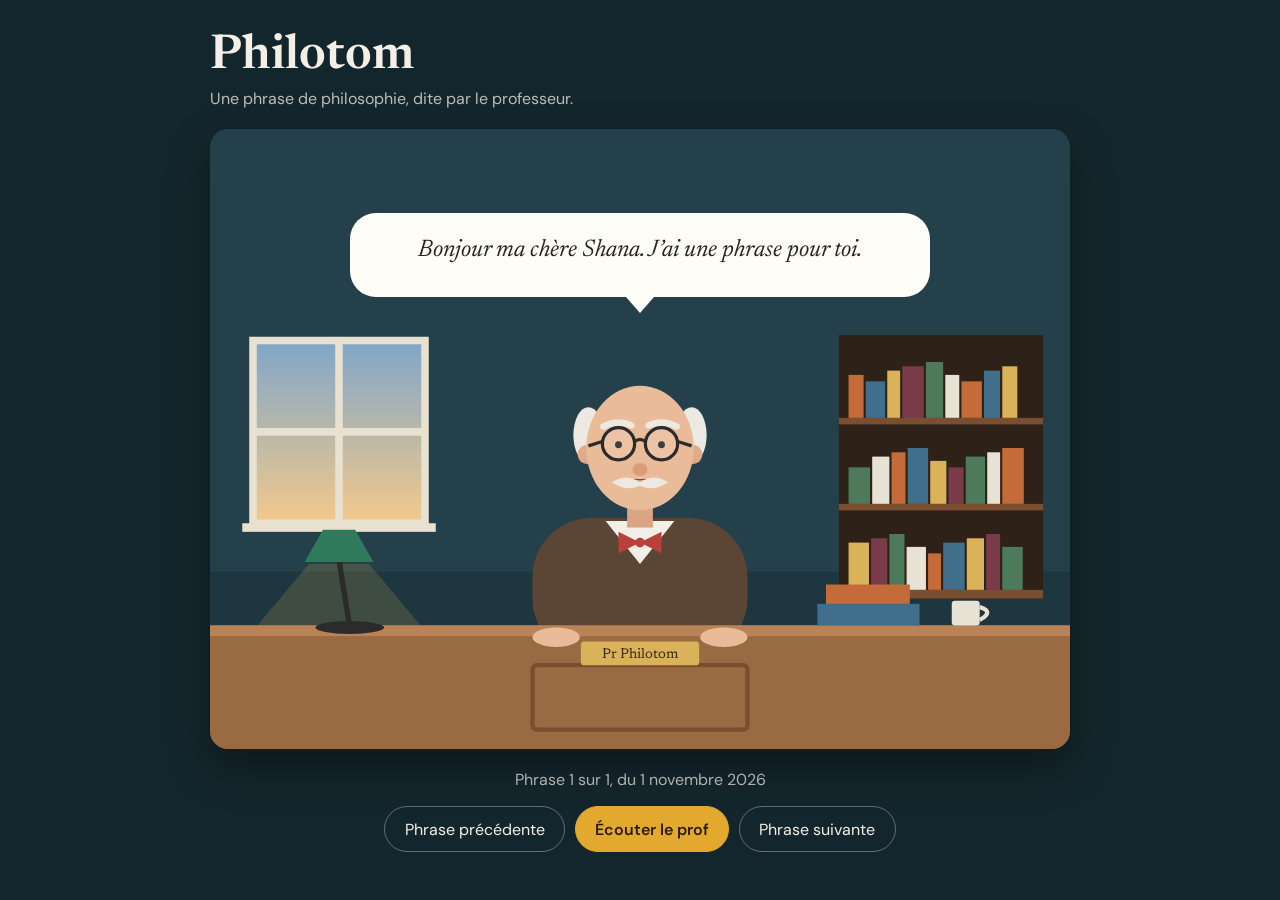
<file: philotom/index.html>
<!DOCTYPE html>
<html lang="fr">
<head>
  <meta charset="utf-8">
  <meta name="viewport" content="width=device-width, initial-scale=1">
  <title>Philotom</title>
  <link rel="preconnect" href="https://fonts.googleapis.com">
  <link rel="preconnect" href="https://fonts.gstatic.com" crossorigin>
  <link href="https://fonts.googleapis.com/css2?family=DM+Sans:wght@400;600&family=Newsreader:ital,wght@0,400;0,600;1,400&display=swap" rel="stylesheet">
  <link rel="stylesheet" href="style.css">
</head>
<body>
<main class="page">
  <header>
    <h1>Philotom</h1>
    <p class="sub">Une phrase de philosophie, dite par le professeur.</p>
  </header>

  <section class="stage" id="stage">
    <div class="bubble-zone">
      <div class="bubble" id="bubble">
        <p id="text">Bonjour ma chère Shana. J’ai une phrase pour toi.</p>
        <p id="author"></p>
      </div>
    </div>

    <svg class="scene" viewBox="0 0 800 400" role="img" aria-label="Un professeur de philosophie assis à son bureau">
      <defs>
        <linearGradient id="sky" x1="0" y1="0" x2="0" y2="1">
          <stop offset="0" stop-color="#7fa6c9"/>
          <stop offset="1" stop-color="#f3c98b"/>
        </linearGradient>
      </defs>

      <!-- Mur bas -->
      <rect x="0" y="235" width="800" height="165" fill="#1d3640"/>

      <!-- Fenêtre -->
      <rect x="40" y="20" width="160" height="170" fill="url(#sky)"/>
      <g stroke="#e9e1d0" stroke-width="7" fill="none">
        <rect x="40" y="20" width="160" height="170"/>
        <line x1="120" y1="20" x2="120" y2="190"/>
        <line x1="40" y1="105" x2="200" y2="105"/>
      </g>
      <rect x="30" y="190" width="180" height="8" fill="#e9e1d0"/>

      <!-- Bibliothèque -->
      <rect x="585" y="15" width="190" height="245" fill="#2e2118"/>
      <g id="books"></g>
      <g fill="#7a4f30">
        <rect x="585" y="92" width="190" height="6"/>
        <rect x="585" y="172" width="190" height="6"/>
        <rect x="585" y="252" width="190" height="8"/>
      </g>

      <!-- Lumière de la lampe -->
      <polygon points="92,228 148,228 200,290 40,290" fill="rgba(242,193,78,.16)"/>

      <!-- Corps -->
      <rect x="300" y="185" width="200" height="130" rx="55" fill="#5b4636"/>
      <polygon points="368,188 400,228 432,188" fill="#f1efe8"/>
      <g fill="#b9413a">
        <polygon points="400,208 380,198 380,218"/>
        <polygon points="400,208 420,198 420,218"/>
        <circle cx="400" cy="208" r="4.5"/>
      </g>
      <rect x="388" y="168" width="24" height="26" fill="#d9a583"/>

      <!-- Tête (groupe animé) -->
      <g id="head">
        <ellipse cx="352" cy="108" rx="14" ry="26" fill="#ece9e2"/>
        <ellipse cx="448" cy="108" rx="14" ry="26" fill="#ece9e2"/>
        <circle cx="351" cy="126" r="9" fill="#e0aa88"/>
        <circle cx="449" cy="126" r="9" fill="#e0aa88"/>
        <ellipse cx="400" cy="120" rx="50" ry="58" fill="#e9bb98"/>
        <g stroke="#ece9e2" stroke-width="6" stroke-linecap="round" fill="none">
          <path d="M366 100 Q380 93 392 99"/>
          <path d="M408 99 Q420 93 434 100"/>
        </g>
        <g id="eyes" fill="#222">
          <circle cx="380" cy="117" r="3.2"/>
          <circle cx="420" cy="117" r="3.2"/>
        </g>
        <g stroke="#2b2b2b" stroke-width="3" fill="rgba(255,255,255,.12)">
          <circle cx="380" cy="116" r="15"/>
          <circle cx="420" cy="116" r="15"/>
        </g>
        <g stroke="#2b2b2b" stroke-width="3" fill="none">
          <path d="M395 114 Q400 110 405 114"/>
          <path d="M365 114 L352 118"/>
          <path d="M435 114 L448 118"/>
        </g>
        <ellipse cx="400" cy="140" rx="7" ry="6" fill="#d89c78"/>
        <ellipse id="mouth" cx="400" cy="158" rx="13" ry="9" fill="#6b2020"/>
        <path d="M374 152 Q387 143 400 152 Q413 143 426 152 Q413 161 400 155 Q387 161 374 152 Z" fill="#ece9e2"/>
      </g>

      <!-- Bureau -->
      <rect x="0" y="285" width="800" height="115" fill="#9a6a43"/>
      <rect x="0" y="285" width="800" height="10" fill="#b98355"/>
      <rect x="300" y="322" width="200" height="60" rx="4" fill="none" stroke="#7a4f30" stroke-width="4"/>
      <ellipse cx="322" cy="296" rx="22" ry="9" fill="#e9bb98"/>
      <ellipse cx="478" cy="296" rx="22" ry="9" fill="#e9bb98"/>
      <rect x="345" y="300" width="110" height="22" rx="3" fill="#d9b25a"/>
      <text x="400" y="315" text-anchor="middle" font-family="Newsreader, Georgia, serif" font-size="13" fill="#3a2a14">Pr Philotom</text>

      <!-- Objets du bureau -->
      <rect x="565" y="265" width="95" height="20" fill="#3f6f8a"/>
      <rect x="573" y="247" width="78" height="18" fill="#c56b3a"/>
      <rect x="690" y="262" width="26" height="23" rx="3" fill="#e8e2d4"/>
      <path d="M716 268 Q730 272 716 280" stroke="#e8e2d4" stroke-width="4" fill="none"/>
      <ellipse cx="130" cy="287" rx="32" ry="6" fill="#2b2b2b"/>
      <line x1="130" y1="287" x2="120" y2="224" stroke="#2b2b2b" stroke-width="5"/>
      <path d="M105 196 L135 196 L152 226 L88 226 Z" fill="#2f7a5a"/>
    </svg>
  </section>

  <section class="controls" aria-label="Commandes">
    <p id="meta" class="meta"></p>
    <div class="row">
      <button class="btn" id="prev" type="button">Phrase précédente</button>
      <button class="btn primary" id="play" type="button">Écouter le prof</button>
      <button class="btn" id="next" type="button">Phrase suivante</button>
    </div>

    <aside id="note" class="note" hidden><p id="noteText"></p></aside>
  </section>

  <div id="live" class="sr" role="status" aria-live="polite"></div>
</main>

<script>
const $ = s => document.querySelector(s);
const sleep = ms => new Promise(r => setTimeout(r, ms));

const stage = $('#stage'), bubble = $('#bubble'), textEl = $('#text'),
      authorEl = $('#author'), noteEl = $('#note'), noteText = $('#noteText'),
      mouth = $('#mouth'), meta = $('#meta'), live = $('#live');

const FALLBACK = [
  { date: '', text: 'Connais-toi toi-même.', author: 'Socrate', note: '' },
  { date: '', text: 'Je pense, donc je suis.', author: 'Descartes', note: '' }
];

let phrases = [], index = 0, run = 0;

/* Ouverture de la bouche selon la lettre prononcée */
const OPEN = { a: 1, o: .95, u: .6, e: .6, i: .4, y: .4 };
function mouthFor(ch) {
  const c = ch.normalize('NFD').replace(/[\u0300-\u036f]/g, '').toLowerCase();
  if (OPEN[c] !== undefined) return OPEN[c];
  return /[a-z]/.test(c) ? .28 : .06;
}
function delayFor(ch) {
  if (/[,;:]/.test(ch)) return 220;
  if (/[.!?…]/.test(ch)) return 340;
  return ch === ' ' ? 55 : 48;
}

/* Livres de la bibliothèque */
function buildBooks() {
  const g = $('#books'), NS = 'http://www.w3.org/2000/svg';
  const colors = ['#c56b3a', '#3f6f8a', '#d9b25a', '#7a3b4a', '#4d7a5a', '#e8e2d4'];
  const widths = [14, 18, 12, 20, 16, 13, 19, 15], heights = [40, 48, 34, 52, 44];
  [92, 172, 252].forEach((base, r) => {
    let x = 594, i = r * 3;
    for (;;) {
      const w = widths[i % widths.length], h = heights[(i * 2 + r) % heights.length];
      if (x + w > 768) break;
      const el = document.createElementNS(NS, 'rect');
      el.setAttribute('x', x); el.setAttribute('y', base - h);
      el.setAttribute('width', w); el.setAttribute('height', h);
      el.setAttribute('fill', colors[(i + r) % colors.length]);
      g.appendChild(el);
      x += w + 2; i++;
    }
  });
}

/* Chargement des phrases : seules celles datées d’aujourd’hui ou avant sont visibles */
async function load() {
  let data;
  try {
    const res = await fetch('phrases.json', { cache: 'no-cache' });
    if (!res.ok) throw new Error(res.status);
    data = await res.json();
  } catch (err) {
    console.warn('phrases.json non lu (ouvre le site via un serveur local). Phrases de secours utilisées.', err);
    data = FALLBACK;
  }
  const today = new Date().toLocaleDateString('sv-SE');
  const sorted = data.slice().sort((a, b) => (a.date || '').localeCompare(b.date || ''));
  const available = sorted.filter(p => !p.date || p.date <= today);
  phrases = available.length ? available : sorted;
  index = phrases.length - 1;
}

function showMeta() {
  const p = phrases[index];
  let s = `Phrase ${index + 1} sur ${phrases.length}`;
  if (p.date) {
    s += ', du ' + new Date(p.date + 'T12:00:00')
      .toLocaleDateString('fr-FR', { day: 'numeric', month: 'long', year: 'numeric' });
  }
  meta.textContent = s;
}

function reset() {
  run++;
  bubble.classList.remove('show');
  authorEl.classList.remove('on');
  noteEl.hidden = true;
  stage.classList.remove('speaking');
  mouth.style.transform = '';
}

/* Le prof parle : le texte s’écrit lettre par lettre, la bouche suit */
async function speak(item) {
  reset();
  const id = run;
  const chars = Array.from(item.text);
  textEl.innerHTML = '<span id="done"></span><span id="rest" class="rest"></span>';
  const done = $('#done'), rest = $('#rest');
  rest.textContent = item.text;
  authorEl.textContent = item.author ? '— ' + item.author : '';
  live.textContent = item.text + (item.author ? ', ' + item.author : '');

  await sleep(60);
  if (id !== run) return;
  bubble.classList.add('show');
  stage.classList.add('speaking');
  await sleep(380);

  for (let i = 0; i < chars.length; i++) {
    if (id !== run) return;
    done.textContent = chars.slice(0, i + 1).join('');
    rest.textContent = chars.slice(i + 1).join('');
    mouth.style.transform = `scaleY(${mouthFor(chars[i])})`;
    await sleep(delayFor(chars[i]));
  }
  if (id !== run) return;

  mouth.style.transform = '';
  stage.classList.remove('speaking');
  authorEl.classList.add('on');
  if (item.note) { noteText.textContent = item.note; noteEl.hidden = false; }
}

function go(step) {
  index = (index + step + phrases.length) % phrases.length;
  showMeta();
  speak(phrases[index]);
}

$('#play').addEventListener('click', () => speak(phrases[index]));
$('#prev').addEventListener('click', () => go(-1));
$('#next').addEventListener('click', () => go(1));

(async function init() {
  buildBooks();
  await load();
  showMeta();
  bubble.classList.add('show');
})();
</script>
</body>
</html>
</file>
<file: philotom/style.css>
:root {
  --bg: #14262d;
  --wall: #24404a;
  --ink: #f4efe6;
  --mustard: #e3a92f;
  --paper: #fffdf7;
  --text: #2a2420;
}

* { box-sizing: border-box; }
html, body { margin: 0; }

body {
  background: var(--bg);
  color: var(--ink);
  font-family: "DM Sans", system-ui, sans-serif;
  min-height: 100vh;
  padding: clamp(12px, 3vw, 32px);
}

.page { max-width: 860px; margin: 0 auto; display: grid; gap: 20px; }

h1 {
  font: 600 clamp(2rem, 5vw, 3rem) / 1.05 "Newsreader", Georgia, serif;
  margin: 0;
}
.sub { margin: 6px 0 0; opacity: .75; }

.sr {
  position: absolute; width: 1px; height: 1px; overflow: hidden;
  clip: rect(0 0 0 0); white-space: nowrap;
}

/* Scène */
.stage {
  background: var(--wall);
  border-radius: 18px;
  overflow: hidden;
  box-shadow: 0 18px 40px rgba(0, 0, 0, .35);
}

.bubble-zone {
  min-height: 190px;
  display: flex;
  align-items: flex-end;
  justify-content: center;
  padding: 28px 18px 0;
}

.bubble {
  position: relative;
  width: 100%;
  max-width: 580px;
  margin-bottom: 22px;
  padding: 20px 26px;
  border-radius: 26px;
  background: var(--paper);
  color: var(--text);
  text-align: center;
  opacity: 0;
  transform: translateY(10px) scale(.96);
  transform-origin: 50% 100%;
  transition: opacity .25s ease, transform .25s ease;
}
.bubble.show { opacity: 1; transform: none; }
.bubble::after {
  content: "";
  position: absolute;
  left: 50%;
  bottom: -16px;
  margin-left: -14px;
  border-style: solid;
  border-width: 16px 14px 0;
  border-color: var(--paper) transparent transparent;
}

#text {
  margin: 0;
  font: italic 400 clamp(1.15rem, 3.2vw, 1.5rem) / 1.45 "Newsreader", Georgia, serif;
}
.rest { visibility: hidden; }

#author {
  margin: 10px 0 0;
  font-size: .95rem;
  opacity: 0;
  transition: opacity .4s ease;
}
#author.on { opacity: .7; }

.scene { display: block; width: 100%; height: auto; }

#head { transform-box: fill-box; transform-origin: 50% 100%; }
.speaking #head { animation: nod .45s ease-in-out infinite alternate; }
@keyframes nod { to { transform: translateY(1.5px) rotate(.6deg); } }

#mouth {
  transform-box: fill-box;
  transform-origin: 50% 0;
  transform: scaleY(.05);
  transition: transform .06s linear;
}

#eyes {
  transform-box: fill-box;
  transform-origin: center;
  animation: blink 5s infinite;
}
@keyframes blink {
  0%, 94%, 100% { transform: scaleY(1); }
  97% { transform: scaleY(.1); }
}

/* Commandes */
.controls { display: grid; gap: 16px; }
.meta { margin: 0; opacity: .7; text-align: center; }
.row { display: flex; flex-wrap: wrap; gap: 10px; justify-content: center; }

.btn {
  font: inherit;
  padding: .7rem 1.2rem;
  border-radius: 999px;
  border: 1px solid rgba(244, 239, 230, .35);
  background: transparent;
  color: var(--ink);
  cursor: pointer;
}
.btn:hover { background: rgba(244, 239, 230, .1); }
.btn.primary {
  background: var(--mustard);
  border-color: var(--mustard);
  color: #2a1d05;
  font-weight: 600;
}
.btn.primary:hover { background: #efb944; }
.btn:focus-visible {
  outline: 3px solid var(--mustard);
  outline-offset: 3px;
}

.note {
  margin: 0 auto;
  max-width: 560px;
  padding: 14px 20px;
  border-left: 3px solid var(--mustard);
  border-radius: 0 12px 12px 0;
  background: rgba(255, 253, 247, .07);
  font: italic 400 1.15rem / 1.5 "Newsreader", Georgia, serif;
}
.note[hidden] { display: none; }
.note p { margin: 0; }

@media (prefers-reduced-motion: reduce) {
  #eyes, .speaking #head { animation: none; }
  .bubble, #author, #mouth { transition: none; }
}
</file>
